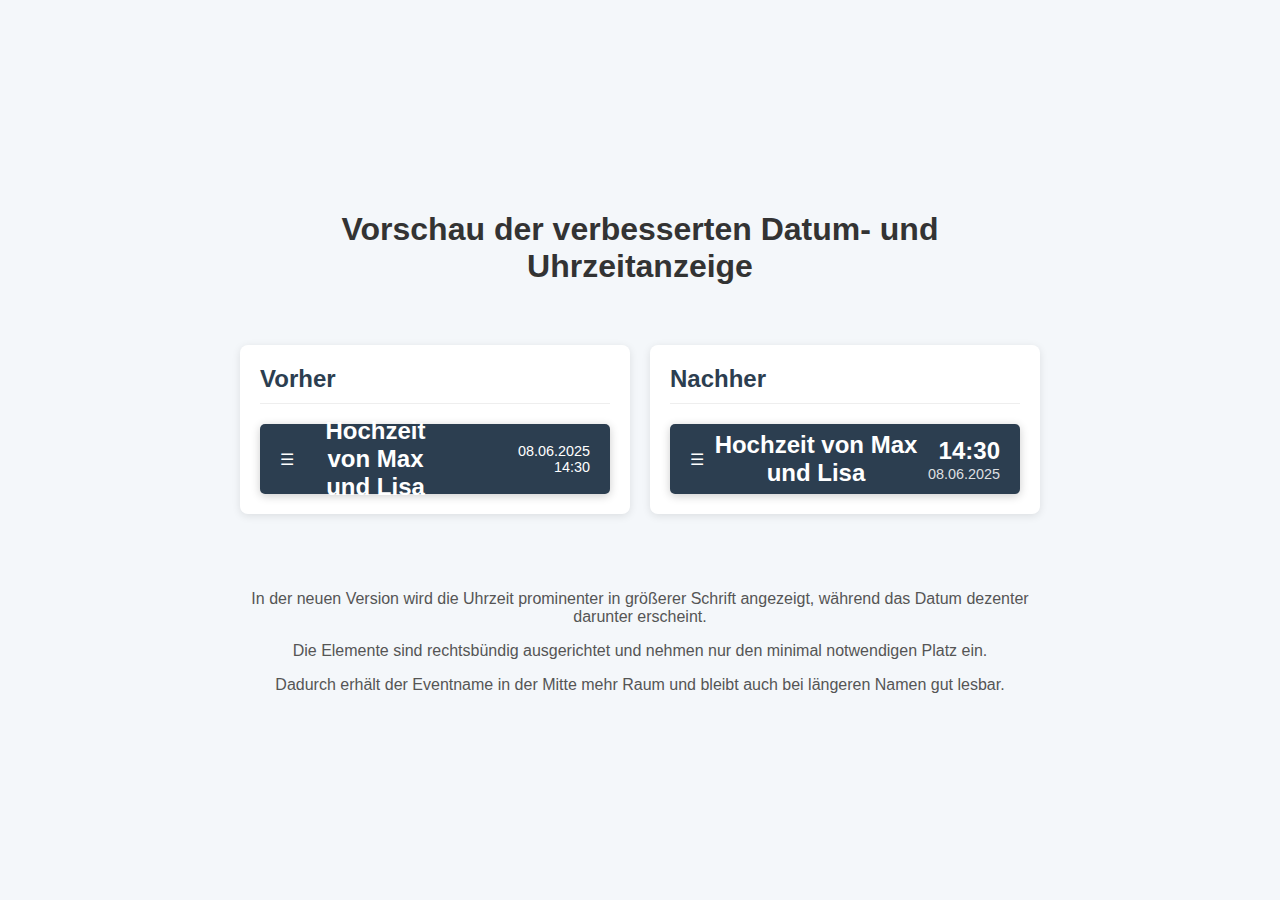
<file: frontend/datetime-preview.html>
<!DOCTYPE html>
<html lang="de">
<head>
    <meta charset="UTF-8">
    <title>Datum/Uhrzeit Vorschau</title>
    <style>
        body {
            font-family: Arial, sans-serif;
            background-color: #f4f7fa;
            margin: 0;
            padding: 0;
            display: flex;
            justify-content: center;
            align-items: center;
            height: 100vh;
        }
        
        .preview-container {
            display: flex;
            flex-direction: column;
            gap: 40px;
            width: 100%;
            max-width: 800px;
        }
        
        .header-mockup {
            background-color: #2c3e50;
            padding: 10px 20px;
            border-radius: 5px;
            color: white;
            display: flex;
            justify-content: space-between;
            align-items: center;
            box-shadow: 0 2px 10px rgba(0,0,0,0.2);
            height: 50px;
        }
          .header-left {
            flex: 0 0 auto;
            margin-right: 10px;
        }
        
        .header-title {
            flex: 1;
            text-align: center;
            font-size: 1.5rem;
            font-weight: bold;
        }
        
        .header-date-time {
            flex: 0 0 auto;
            text-align: right;
            display: flex;
            flex-direction: column;
            align-items: flex-end;
            margin-left: 10px;
        }
        
        #headerTime {
            font-size: 1.5rem;
            font-weight: bold;
            line-height: 1.2;
            text-align: right;
            width: 100%;
        }
        
        #headerDate {
            font-size: 0.9rem;
            font-weight: normal;
            color: rgba(255, 255, 255, 0.85);
            text-align: right;
            width: 100%;
        }
        
        .title {
            text-align: center;
            margin-bottom: 20px;
            color: #333;
        }
        
        .before-after {
            display: flex;
            gap: 20px;
        }
        
        .before, .after {
            flex: 1;
            padding: 20px;
            background-color: white;
            border-radius: 8px;
            box-shadow: 0 2px 8px rgba(0,0,0,0.1);
        }
        
        h2 {
            margin-top: 0;
            color: #2c3e50;
            border-bottom: 1px solid #eee;
            padding-bottom: 10px;
        }
    </style>
</head>
<body>
    <div class="preview-container">
        <h1 class="title">Vorschau der verbesserten Datum- und Uhrzeitanzeige</h1>
        
        <div class="before-after">
            <div class="before">
                <h2>Vorher</h2>                <div class="header-mockup">
                    <div class="header-left">☰</div>
                    <div class="header-title">Hochzeit von Max und Lisa</div>
                    <div style="flex: 1; text-align: right; font-size: 0.9rem;">
                        <span>08.06.2025</span><br>
                        <span>14:30</span>
                    </div>
                </div>
            </div>
            
            <div class="after">
                <h2>Nachher</h2>                <div class="header-mockup">
                    <div class="header-left">☰</div>
                    <div class="header-title">Hochzeit von Max und Lisa</div>
                    <div class="header-date-time">
                        <span id="headerTime">14:30</span>
                        <span id="headerDate">08.06.2025</span>
                    </div>
                </div>
            </div>
        </div>
          <div style="text-align: center; margin-top: 20px; color: #555;">
            <p>In der neuen Version wird die Uhrzeit prominenter in größerer Schrift angezeigt, während das Datum dezenter darunter erscheint.</p>
            <p>Die Elemente sind rechtsbündig ausgerichtet und nehmen nur den minimal notwendigen Platz ein.</p>
            <p>Dadurch erhält der Eventname in der Mitte mehr Raum und bleibt auch bei längeren Namen gut lesbar.</p>
        </div>
    </div>
</body>
</html>
</file>
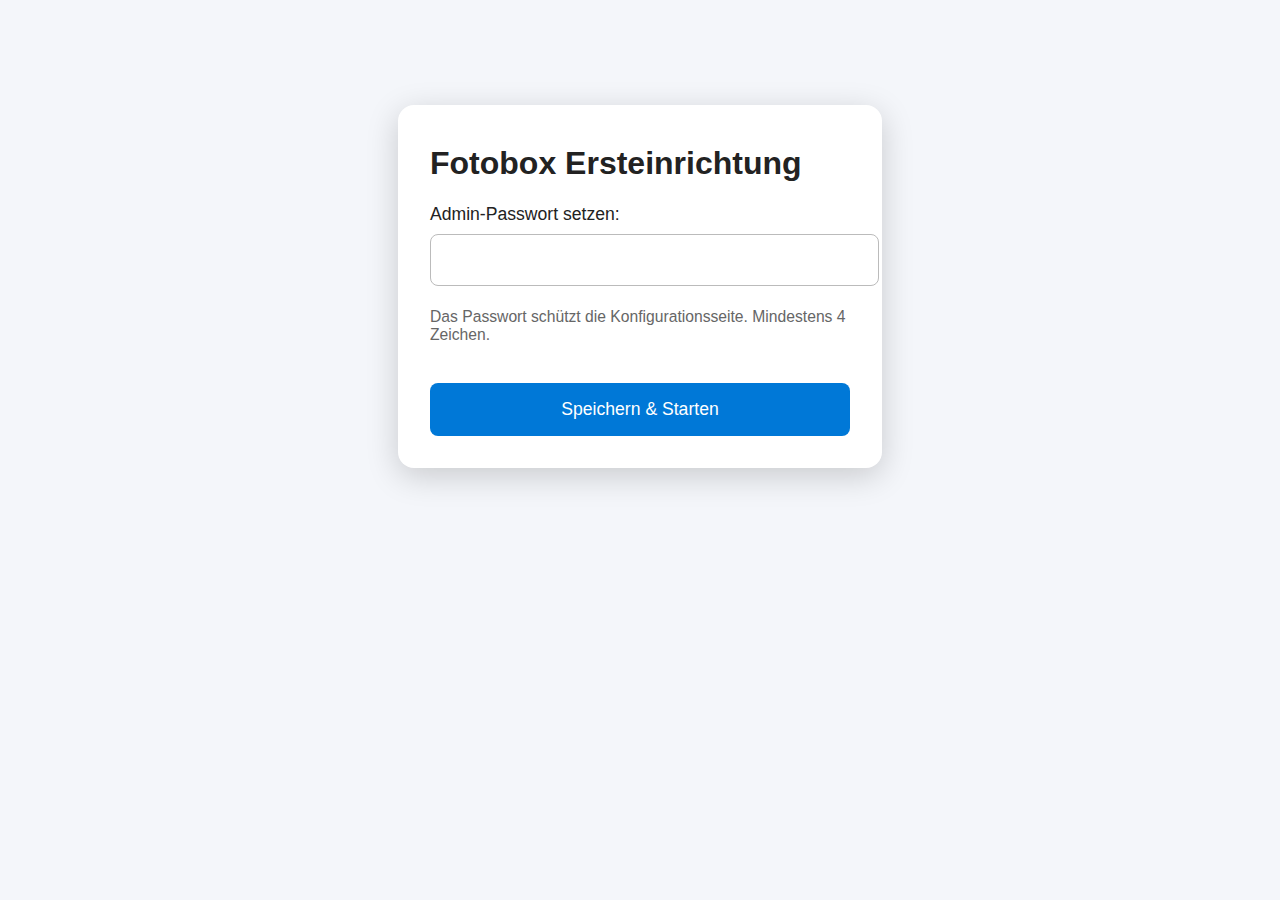
<file: frontend/install.html>
<!-- 
-------------------------------------------------------------------------
    install.html
-------------------------------------------------------------------------
 Funktion: Seite zur Ersteinrichtung der Fotobox. Ermöglicht das Setzen
 des Admin-Passworts und initialer Einstellungen vor der ersten Nutzung.
------------------------------------------------------------------------- 
//-->
<!DOCTYPE html>
<html lang="de">
<head>
    <meta charset="UTF-8">
    <title>Fotobox Ersteinrichtung</title>    <link rel="stylesheet" href="css/style.css">
    <!-- CSS speziell für die Installationsseite wurde in externe install.css-Datei ausgelagert gemäß Code-Formatierungs-Policy -->
    <link rel="stylesheet" href="css/install.css">
</head>
<body>
    <!-- setup-container-block //-->
    <div class="setup-container">
        <h1>Fotobox Ersteinrichtung</h1>
        <form id="setupForm">            
            <label>Admin-Passwort setzen:<br>
                <input type="password" id="setupPassword" minlength="4" required autocomplete="new-password">
            </label>
            <div class="hint">Das Passwort schützt die Konfigurationsseite. Mindestens 4 Zeichen.</div>
            <button type="submit">Speichern & Starten</button>
            <div id="setupStatus" class="error"></div>
        </form>
    </div>    
    <!-- JavaScript wurde in externe Datei ausgelagert gemäß Code-Formatierungs-Policy -->
    <script src="js/install.js"></script>
    <!-- No standard header or footer for install page //-->
</body>
</html>
</file>
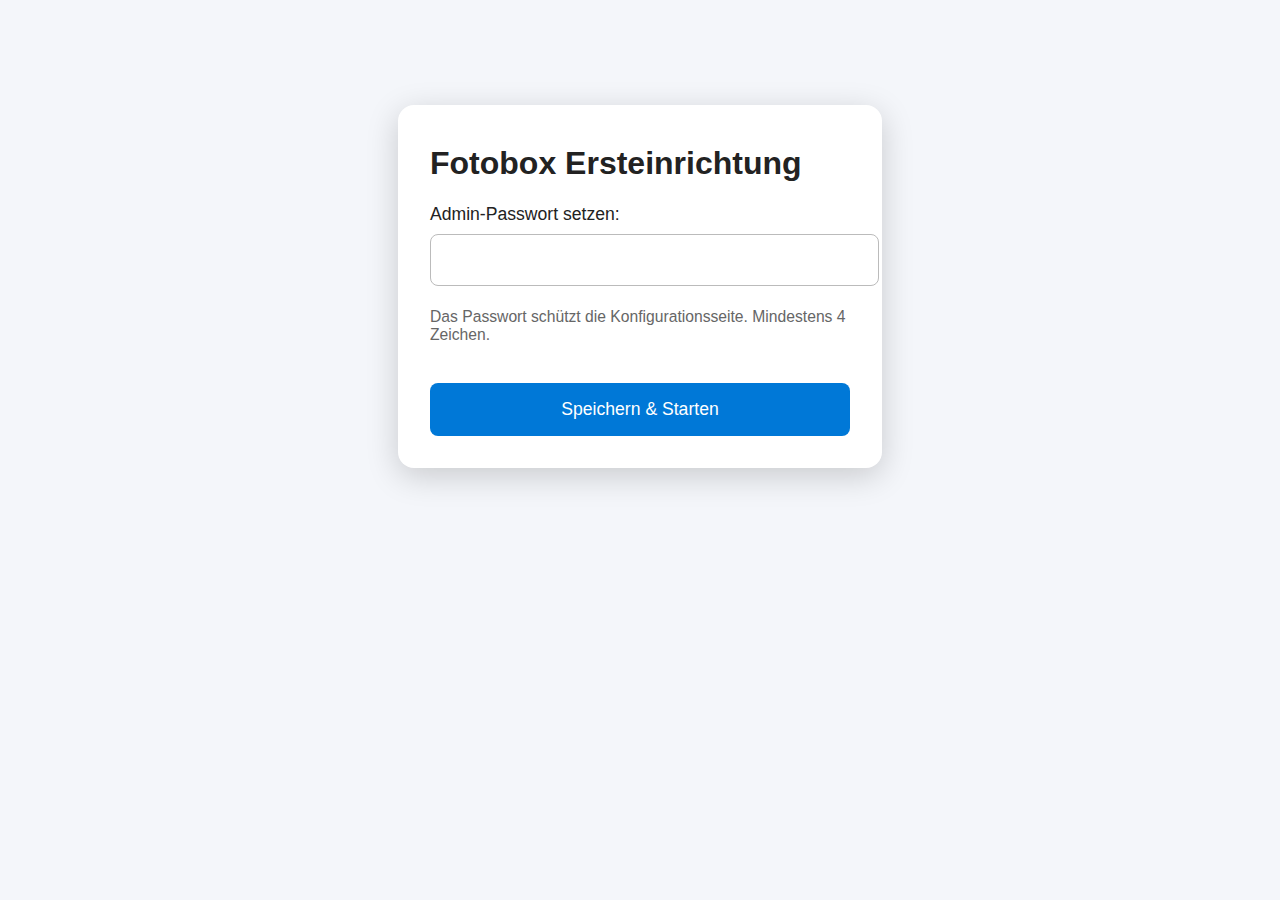
<file: frontend/setup.html>
<!DOCTYPE html>
<html lang="de">
<head>
    <meta charset="UTF-8">
    <title>Fotobox Ersteinrichtung</title>
    <link rel="stylesheet" href="css/style.css">
    <style>
        body { background: #f4f6fa; font-family: sans-serif; }
        .setup-container { max-width: 420px; margin: 6vh auto; background: #fff; border-radius: 16px; box-shadow: 0 8px 32px rgba(0,0,0,0.18); padding: 2.5em 2em 2em 2em; }
        .setup-container h1 { margin-top: 0; }
        .setup-container label { display: block; margin-bottom: 1.2em; font-size: 1.1em; }
        .setup-container input[type=password], .setup-container input[type=text] { width: 100%; padding: 0.7em; font-size: 1.1em; border-radius: 8px; border: 1px solid #bbb; margin-top: 0.5em; }
        .setup-container button { width: 100%; padding: 0.9em; font-size: 1.1em; border-radius: 8px; background: #0078d7; color: #fff; border: none; cursor: pointer; margin-top: 1.2em; }
        .setup-container .hint { color: #666; font-size: 0.98em; margin-bottom: 1.2em; }
        .setup-container .error { color: #c00; margin-bottom: 1em; }
        .setup-container .success { color: #080; margin-bottom: 1em; }
    </style>
</head>
<body>
    <div class="setup-container">
        <h1>Fotobox Ersteinrichtung</h1>
        <form id="setupForm">
            <label>Admin-Passwort setzen:<br>
                <input type="password" id="setupPassword" minlength="4" required autocomplete="new-password">
            </label>
            <div class="hint">Das Passwort schützt die Konfigurationsseite. Mindestens 4 Zeichen.</div>
            <button type="submit">Speichern & Starten</button>
            <div id="setupStatus" class="error" style="display:none"></div>
        </form>
    </div>
    <script>
    document.getElementById('setupForm').onsubmit = async function(e) {
        e.preventDefault();
        const pw = document.getElementById('setupPassword').value;
        const status = document.getElementById('setupStatus');
        if(pw.length < 4) {
            status.textContent = 'Passwort zu kurz! (mind. 4 Zeichen)';
            status.className = 'error';
            status.style.display = 'block';
            return;
        }
        // Passwort speichern
        const res = await fetch('/api/settings', {
            method: 'POST',
            headers: { 'Content-Type': 'application/json' },
            body: JSON.stringify({ admin_password: pw })
        });
        if(res.ok) {
            status.textContent = 'Passwort gespeichert! Weiterleitung ...';
            status.className = 'success';
            status.style.display = 'block';
            setTimeout(()=>{ window.location.href = 'config.html'; }, 1200);
        } else {
            status.textContent = 'Fehler beim Speichern!';
            status.className = 'error';
            status.style.display = 'block';
        }
    };
    </script>
</body>
</html>
</file>
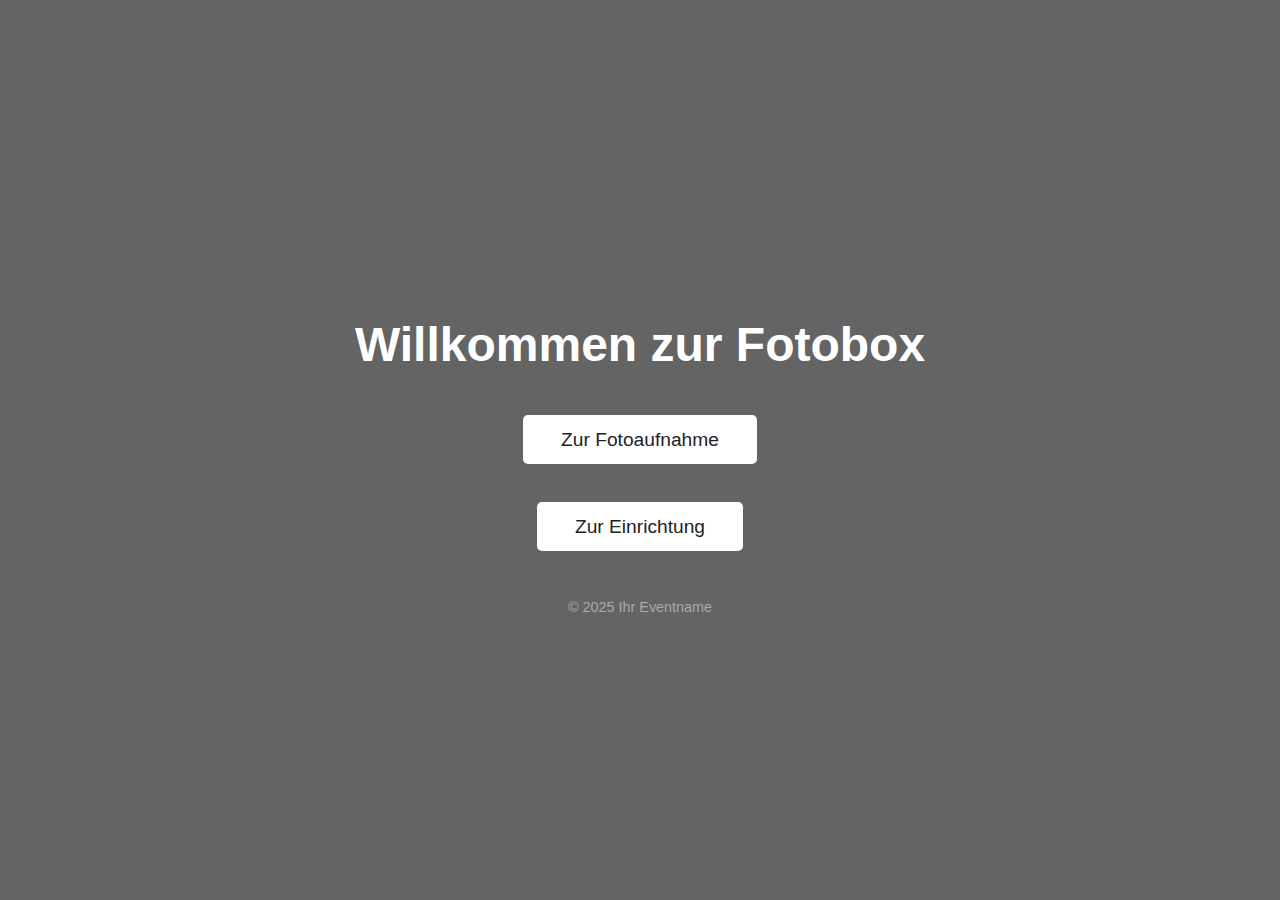
<file: frontend/start.html>
<!-- Splash Screen und Navigation zur Aufnahme- und Konfigurationsseite -->
<!DOCTYPE html>
<html lang="de">
<head>
    <meta charset="UTF-8">
    <title>Fotobox Start</title>
    <style>
        body {
            font-family: Arial, sans-serif;
            margin: 0;
            background: url('https://images.unsplash.com/photo-1519125323398-675f0ddb6308?auto=format&fit=crop&w=1200&q=80') no-repeat center center fixed;
            background-size: cover;
            color: #fff;
        }
        .splash {
            display: flex; flex-direction: column; align-items: center; justify-content: center;
            height: 100vh; background: rgba(34,34,34,0.7);
        }
        .splash h1 { font-size: 3em; margin-bottom: 0.5em; }
        .splash button { font-size: 1.2em; margin: 1em; padding: 0.7em 2em; border: none; border-radius: 5px; background: #fff; color: #222; cursor: pointer; }
        .splash .small { font-size: 0.9em; color: #aaa; margin-top: 2em; }
    </style>
</head>
<body>
    <div class="splash">
        <h1>Willkommen zur Fotobox</h1>
        <button onclick="window.location.href='index.html'">Zur Fotoaufnahme</button>
        <button onclick="window.location.href='config.html'">Zur Einrichtung</button>
        <div class="small">© 2025 Ihr Eventname</div>
    </div>
</body>
</html>
</file>
<file: frontend/css/style.css>
/* ------------------------------------------------------------------------------
   style.css
 ------------------------------------------------------------------------------
   Funktion: Enthält alle CSS-Regeln für die Gestaltung der Fotobox-Weboberfläche.
   [Optional: Layout, Farben, Responsive Design, Animationen.]
 ------------------------------------------------------------------------------ */
body {
    font-family: Arial, sans-serif;
    margin: 0;
    padding-top: 0; /* Entferne das Padding vom Body */
    background: #f4f7fa;
    color: #222;
}

main {
    padding: 110px 2em 2em 2em; /* Platz für Header (50px) + Breadcrumb (~30px) + Abstand */
}
#photos img { max-width: 200px; margin: 0.5em; }
#menu { margin-bottom: 1em; }
#galleryView { display: none; }
#galleryPhotos img { max-width: 300px; margin: 0.5em; border-radius: 8px; box-shadow: 0 2px 8px #888; }
#backBtn { margin-top: 1em; }
label { display: block; margin-top: 1em; }
input, select { margin-top: 0.2em; }
.info { color: #888; font-size: 0.9em; }
.splash {
    display: flex; flex-direction: column; align-items: center; justify-content: center;
    height: 100vh; background: rgba(34,34,34,0.7);
}
.splash h1 { font-size: 3em; margin-bottom: 0.5em; }
.splash button { font-size: 1.2em; margin: 1em; padding: 0.7em 2em; border: none; border-radius: 5px; background: #fff; color: #222; cursor: pointer; }
.splash .small { font-size: 0.9em; color: #aaa; margin-top: 2em; }
body.start-bg {
    margin: 0;
    background: url('../picture/background.jpg') no-repeat center center fixed;
    background-size: cover;
    color: #fff;
}
.splash-panel {
    background: rgba(34,34,34,0.85);
    border-radius: 18px;
    box-shadow: 0 4px 24px #2228;
    padding: 3em 2em 2em 2em;
    max-width: 400px;
    margin: 8vh auto 0 auto;
    display: flex;
    flex-direction: column;
    align-items: center;
}
.logo-placeholder {
    display: flex;
    justify-content: center;
    align-items: center;
    margin-bottom: 1em;
}
.splash-buttons {
    display: flex;
    flex-direction: column;
    gap: 1em;
    width: 100%;
    margin-bottom: 2em;
}
.main-btn {
    font-size: 1.3em;
    padding: 0.9em 2em;
    border: none;
    border-radius: 8px;
    background: linear-gradient(90deg, #4e9cff 0%, #38d39f 100%);
    color: #fff;
    font-weight: bold;
    box-shadow: 0 2px 8px #2223;
    cursor: pointer;
    transition: background 0.2s, transform 0.2s;
}
.main-btn:hover {
    background: linear-gradient(90deg, #38d39f 0%, #4e9cff 100%);
    transform: translateY(-2px) scale(1.03);
}

/* Heller Modus (Standard) */
body {
    background: #f4f7fa;
    color: #222;
}
#captureView, #galleryView, .splash-panel {
    background: rgba(255,255,255,0.95);
    color: #222;
}
.main-btn, #menu button {
    background: linear-gradient(90deg, #4e9cff 0%, #38d39f 100%);
    color: #fff;
}

/* Dunkler Modus */
body.dark {
    background: #181c22;
    color: #f4f7fa;
}
body.dark #captureView, body.dark #galleryView, body.dark .splash-panel {
    background: rgba(34,34,34,0.95);
    color: #f4f7fa;
}
body.dark .main-btn, body.dark #menu button {
    background: linear-gradient(90deg, #222 0%, #444 100%);
    color: #fff;
}
body.dark .info {
    color: #aaa;
}
body.dark .small {
    color: #888;
}

/* Responsive Layout für Smartphones */
@media (max-width: 600px) {
    body, .splash-panel {
        padding: 0 !important;
        margin: 0 !important;
    }
    .splash-panel {
        max-width: 98vw;
        min-width: unset;
        padding: 1em 0.2em 1em 0.2em;
        border-radius: 0;
        box-shadow: none;
    }
    .main-btn {
        font-size: 1em;
        padding: 0.7em 0.5em;
    }
    h1, h2 {
        font-size: 1.3em;
    }
    .logo-placeholder img {
        max-width: 70px;
    }
}

/* Responsive Layout für Tablets */
@media (min-width: 601px) and (max-width: 1023px) {
    .splash-panel {
        max-width: 80vw;
        padding: 2em 1em 1.5em 1em;
    }
    .main-btn {
        font-size: 1.1em;
        padding: 0.8em 1.2em;
    }
    h1, h2 {
        font-size: 1.7em;
    }
    .logo-placeholder img {
        max-width: 100px;
    }
}

/* Layout für große Bildschirme (ab 1080p) */
@media (min-width: 1024px) {
    .splash-panel {
        max-width: 400px;
        padding: 3em 2em 2em 2em;
    }
    .main-btn {
        font-size: 1.3em;
        padding: 0.9em 2em;
    }
    h1, h2 {
        font-size: 2.2em;
    }
    .logo-placeholder img {
        max-width: 120px;
    }
}

/* Layout für sehr große Bildschirme (4K, optional) */
@media (min-width: 1920px) {
    .splash-panel {
        max-width: 600px;
        padding: 4em 3em 3em 3em;
    }
    .main-btn {
        font-size: 1.6em;
        padding: 1.2em 2.5em;
    }
    h1, h2 {
        font-size: 2.8em;
    }
    .logo-placeholder img {
        max-width: 180px;
    }
}

/* Responsive Layout für index.html (Galerie, Menü, Fotos) */
#menu {
    display: flex;
    gap: 1em;
    justify-content: center;
    margin-bottom: 2em;
}
#menu button {
    font-size: 1.1em;
    padding: 0.7em 1.5em;
    border-radius: 8px;
    border: none;
    background: linear-gradient(90deg, #4e9cff 0%, #38d39f 100%);
    color: #fff;
    font-weight: bold;
    box-shadow: 0 2px 8px #2223;
    cursor: pointer;
    transition: background 0.2s, transform 0.2s;
}
#menu button:hover {
    background: linear-gradient(90deg, #38d39f 0%, #4e9cff 100%);
    transform: translateY(-2px) scale(1.03);
}
#captureView, #galleryView {
    max-width: 900px;
    margin: 0 auto;
    padding: 1.5em 1em;
    background: rgba(255,255,255,0.95);
    border-radius: 12px;
    box-shadow: 0 2px 16px #2222;
}
#photos, #galleryPhotos {
    display: flex;
    flex-wrap: wrap;
    gap: 1em;
    justify-content: flex-start;
}
#photos img, #galleryPhotos img {
    max-width: 180px;
    width: 100%;
    border-radius: 8px;
    box-shadow: 0 2px 8px #888;
}
@media (max-width: 600px) {
    #menu {
        flex-direction: column;
        gap: 0.7em;
    }
    #captureView, #galleryView {
        padding: 0.7em 0.2em;
        border-radius: 0;
        box-shadow: none;
    }
    #photos img, #galleryPhotos img {
        max-width: 95vw;
    }
    h1, h2 {
        font-size: 1.2em;
    }
}
@media (min-width: 601px) and (max-width: 1023px) {
    #captureView, #galleryView {
        max-width: 98vw;
        padding: 1em 0.5em;
    }
    #photos img, #galleryPhotos img {
        max-width: 220px;
    }
    h1, h2 {
        font-size: 1.5em;
    }
}
@media (min-width: 1024px) {
    #captureView, #galleryView {
        max-width: 900px;
        padding: 2em 2em;
    }
    #photos img, #galleryPhotos img {
        max-width: 300px;
    }
    h1, h2 {
        font-size: 2em;
    }
}
@media (min-width: 1920px) {
    #captureView, #galleryView {
        max-width: 1400px;
        padding: 3em 4em;
    }
    #photos img, #galleryPhotos img {
        max-width: 400px;
    }
    h1, h2 {
        font-size: 2.7em;
    }
}
.settings-table {
    width: 100%;
    border-collapse: separate;
    border-spacing: 0 0.3em;
    margin-bottom: 1em;
}
.settings-table td.label {
    width: 28%;
    font-weight: bold;
    text-align: left;
    padding-right: 1em;
    vertical-align: middle;
}
.settings-table td {
    padding: 0.3em 0.2em;
    vertical-align: middle;
}
.settings-table td.desc {
    width: 38%;
    color: #666;
    font-size: 0.97em;
    text-align: left;
    padding-left: 1em;
}
@media (max-width: 700px) {
    .settings-table td.label, .settings-table td.desc {
        display: block;
        width: 100%;
        padding: 0.2em 0;
    }
    .settings-table tr {
        display: block;
        margin-bottom: 1em;
    }
    .settings-table td {
        display: block;
        width: 100%;
    }
}
#autosaveToast {
    position: fixed;
    top: 1.5em;
    right: 2em;
    min-width: 220px;
    max-width: 90vw;
    z-index: 9999;
    padding: 1em 2em;
    border-radius: 8px;
    font-size: 1.1em;
    font-weight: bold;
    color: #fff;
    box-shadow: 0 2px 12px #2225;
    opacity: 0.97;
    display: none;
    transition: opacity 0.3s;
}
#autosaveToast.success {
    background: linear-gradient(90deg, #38d39f 0%, #4e9cff 100%);
}
#autosaveToast.error {
    background: linear-gradient(90deg, #ff4e4e 0%, #ffb938 100%);
}
@media (max-width: 600px) {
    #autosaveToast {
        right: 0.5em;
        left: 0.5em;
        min-width: unset;
        padding: 0.7em 0.5em;
        font-size: 1em;
    }
}
form fieldset {
    margin-bottom: 1.5em;
}

/* header-footer-style
-------------------------------------------------------------------------------
# Funktion: Styles für Header und Footer (Footer sticky, ohne Rahmen, volle Breite)
-------------------------------------------------------------------------------
*/
header#mainHeader {
    position: fixed;
    top: 0;
    left: 0;
    width: 100vw;
    z-index: 1000;
    background: linear-gradient(90deg, #4e9cff 0%, #38d39f 100%);
    color: #fff;
    font-size: 1.5em;
    font-weight: bold;
    padding: 0.7em 1.5em 0.7em 1.5em;
    display: flex;
    align-items: center;
    justify-content: space-between;
    margin: 0;
    box-sizing: border-box;
    overflow-x: auto;
}
body.dark header#mainHeader {
    background: linear-gradient(90deg, #222 0%, #444 100%);
    color: #f4f7fa;
}
body {
    padding-top: 3.2em !important;
}
footer#mainFooter {
    position: fixed;
    left: 0;
    bottom: 0;
    width: 100vw;
    background: #222;
    color: #fff;
    font-size: 1em;
    text-align: center;
    padding: 0.7em 0;
    margin: 0;
    box-shadow: none;
    border: none;
    letter-spacing: 0.02em;
    z-index: 1000;
}
body.dark footer#mainFooter {
    background: #181c22;
    color: #f4f7fa;
}
body {
    padding-bottom: 3em !important;
}
@media (max-width: 600px) {
    header#mainHeader {
        font-size: 1.1em;
        padding: 0.5em 0.7em;
    }
    footer#mainFooter {
        font-size: 0.95em;
        padding: 0.5em 0;
    }
    body {
        padding-top: 2.5em !important;
        padding-bottom: 2.2em !important;
    }
}

/* header-hamburger-style
-------------------------------------------------------------------------------
# Funktion: Styles für Hamburger-Menü im Header (responsive, animiert)
-------------------------------------------------------------------------------
*/
.hamburger {
    display: flex;
    flex-direction: column;
    justify-content: center;
    width: 2em;
    height: 2em;
    cursor: pointer;
    margin-left: 1em;
    z-index: 1100;
}
.hamburger span {
    display: block;
    height: 0.25em;
    width: 100%;
    background: #fff;
    margin: 0.3em 0;
    border-radius: 2px;
    transition: 0.3s;
}
#headerMenu {
    display: none;
    position: fixed;
    top: 3.2em;
    right: 0;
    background: #fff;
    color: #222;
    min-width: 180px;
    box-shadow: 0 2px 16px #2223;
    border-radius: 0 0 0.7em 0.7em;
    z-index: 1100;
    font-size: 1.1em;
    padding: 0.7em 0.5em;
}
#headerMenu a {
    display: block;
    color: #222;
    text-decoration: none;
    padding: 0.6em 1.2em;
    border-radius: 0.4em;
    margin-bottom: 0.2em;
    transition: background 0.2s;
}
#headerMenu a:hover {
    background: #38d39f22;
}
body.dark #headerMenu {
    background: #222;
    color: #f4f7fa;
}
body.dark #headerMenu a {
    color: #f4f7fa;
}
body.dark #headerMenu a:hover {
    background: #38d39f44;
}
@media (min-width: 901px) {
    .hamburger {
        display: none !important;
    }
    #headerMenu {
        display: flex !important;
        position: static;
        flex-direction: row;
        background: none;
        box-shadow: none;
        min-width: unset;
        padding: 0;
        font-size: 1em;
        align-items: center;
        gap: 1.5em;
    }
    #headerMenu a {
        color: #fff;
        background: none;
        padding: 0.3em 0.7em;
        margin-bottom: 0;
    }
    #headerMenu a:hover {
        background: #38d39f44;
    }
}
@media (max-width: 900px) {
    .hamburger {
        display: flex;
    }
    #headerMenu {
        display: none;
        position: fixed;
        top: 3.2em;
        right: 0;
        background: #fff;
        color: #222;
        min-width: 180px;
        box-shadow: 0 2px 16px #2223;
        border-radius: 0 0 0.7em 0.7em;
        z-index: 1100;
        font-size: 1.1em;
        padding: 0.7em 0.5em;
        flex-direction: column;
        gap: 0;
    }
    #headerMenu a {
        color: #222;
        background: none;
        padding: 0.6em 1.2em;
        border-radius: 0.4em;
        margin-bottom: 0.2em;
    }
}

/* Brotkrumen-Navigation (Breadcrumb) */
.breadcrumb {
    margin: 0;
    padding: 0.6em 20px; /* Gleicher seitlicher Abstand wie Header */
    font-size: 1.05em;
    color: #555;
    background: #f4f7fa;
    display: flex;
    align-items: center;
    gap: 0.5em;
    position: fixed; /* Fixierte Position */
    top: 50px; /* Direkt unter dem Header (Header-Höhe) */
    left: 0;
    right: 0;
    z-index: 999; /* Unter dem Header, aber über dem Inhalt */
    box-shadow: 0 2px 5px rgba(0,0,0,0.1); /* Schatten für Tiefeneffekt */
}
.breadcrumb a {
    color: #38d39f;
    text-decoration: none;
    font-weight: bold;
}
.breadcrumb a:hover {
    text-decoration: underline;
}
body.dark .breadcrumb {
    background: #23272e;
    color: #ccc;
    box-shadow: 0 2px 5px rgba(0,0,0,0.3); /* Stärkerer Schatten im Dark Mode */
}
body.dark .breadcrumb a {
    color: #4e9cff;
}

/* Media Query für Breadcrumb auf kleinen Bildschirmen */
@media screen and (max-width: 768px) {
    .breadcrumb {
        padding: 0.5em 10px;
        font-size: 0.95em;
    }
    
    main {
        padding-top: 100px; /* Angepasstes Padding für kleinere Bildschirme */
    }
}

#captureView {
    display: flex;
    flex-direction: column;
    align-items: center;
    justify-content: flex-start;
    width: 100%;
}
#captureView > div, #captureView > button, #captureView > h1, #captureView > h2 {
    text-align: center;
}
#captureView > div {
    width: 100%;
    display: flex;
    flex-direction: column;
    align-items: center;
    justify-content: center;
}
</file>
<file: frontend/css/install.css>
/* ------------------------------------------------------------------------------
   install.css
 ------------------------------------------------------------------------------
   Funktion: Enthält die CSS-Regeln speziell für die Installationsseite (install.html)
   der Fotobox-Weboberfläche.
 ------------------------------------------------------------------------------ */

/* Überschreibt allgemeine Einstellungen speziell für Installationsseite */
body { 
    background: #f4f6fa; 
    font-family: sans-serif; 
}

/* Container für die Installation */
.setup-container { 
    max-width: 420px; 
    margin: 6vh auto; 
    background: #fff; 
    border-radius: 16px; 
    box-shadow: 0 8px 32px rgba(0,0,0,0.18); 
    padding: 2.5em 2em 2em 2em; 
}

.setup-container h1 { 
    margin-top: 0; 
}

.setup-container label { 
    display: block; 
    margin-bottom: 1.2em; 
    font-size: 1.1em; 
}

.setup-container input[type=password], 
.setup-container input[type=text] { 
    width: 100%; 
    padding: 0.7em; 
    font-size: 1.1em; 
    border-radius: 8px; 
    border: 1px solid #bbb; 
    margin-top: 0.5em; 
}

.setup-container button { 
    width: 100%; 
    padding: 0.9em; 
    font-size: 1.1em; 
    border-radius: 8px; 
    background: #0078d7; 
    color: #fff; 
    border: none; 
    cursor: pointer; 
    margin-top: 1.2em; 
}

.setup-container .hint { 
    color: #666; 
    font-size: 0.98em; 
    margin-bottom: 1.2em; 
}

.setup-container .error { 
    color: #c00; 
    margin-bottom: 1em; 
}

.setup-container .success { 
    color: #080; 
    margin-bottom: 1em; 
}

/* Status-Element Styling */
#setupStatus {
    display: none; /* Standardmäßig ausgeblendet */
}

/* Hilfsklasse für JavaScript um Element einzublenden */
.status-visible {
    display: block !important;
}
</file>
